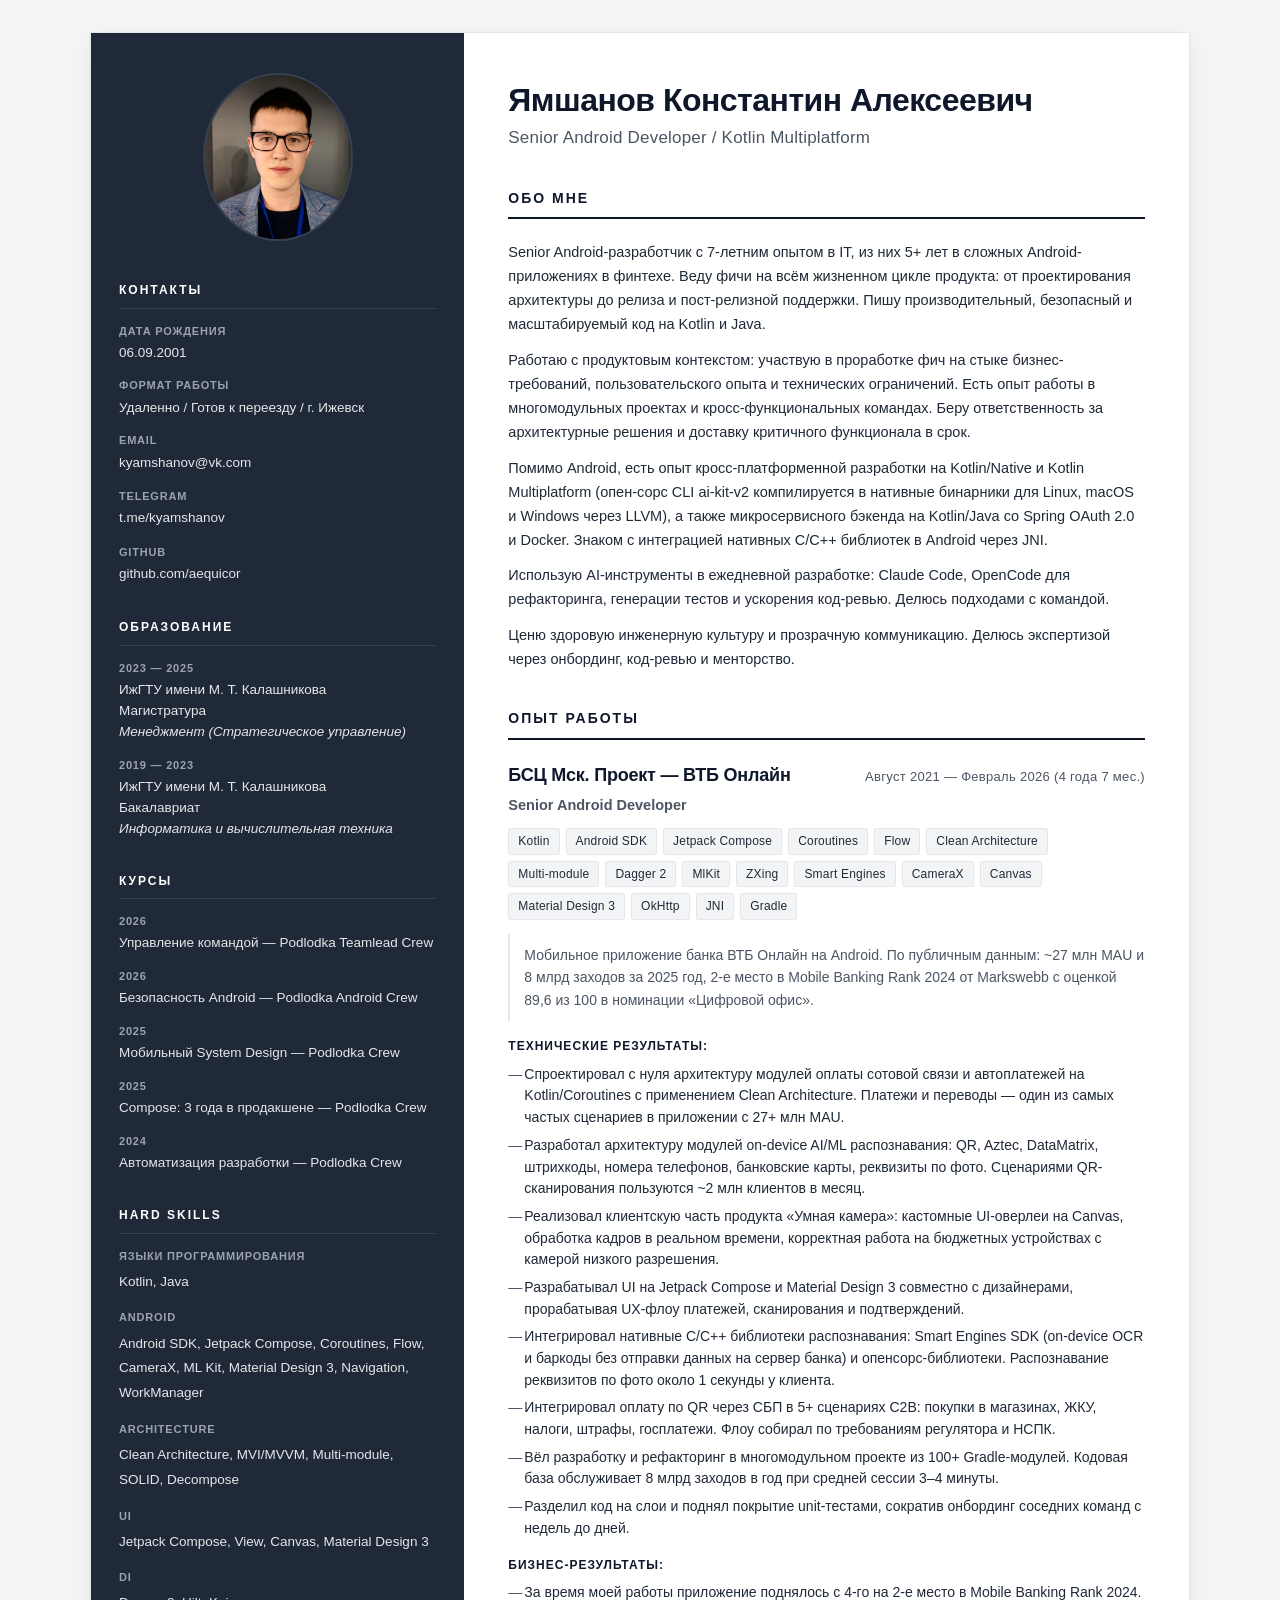
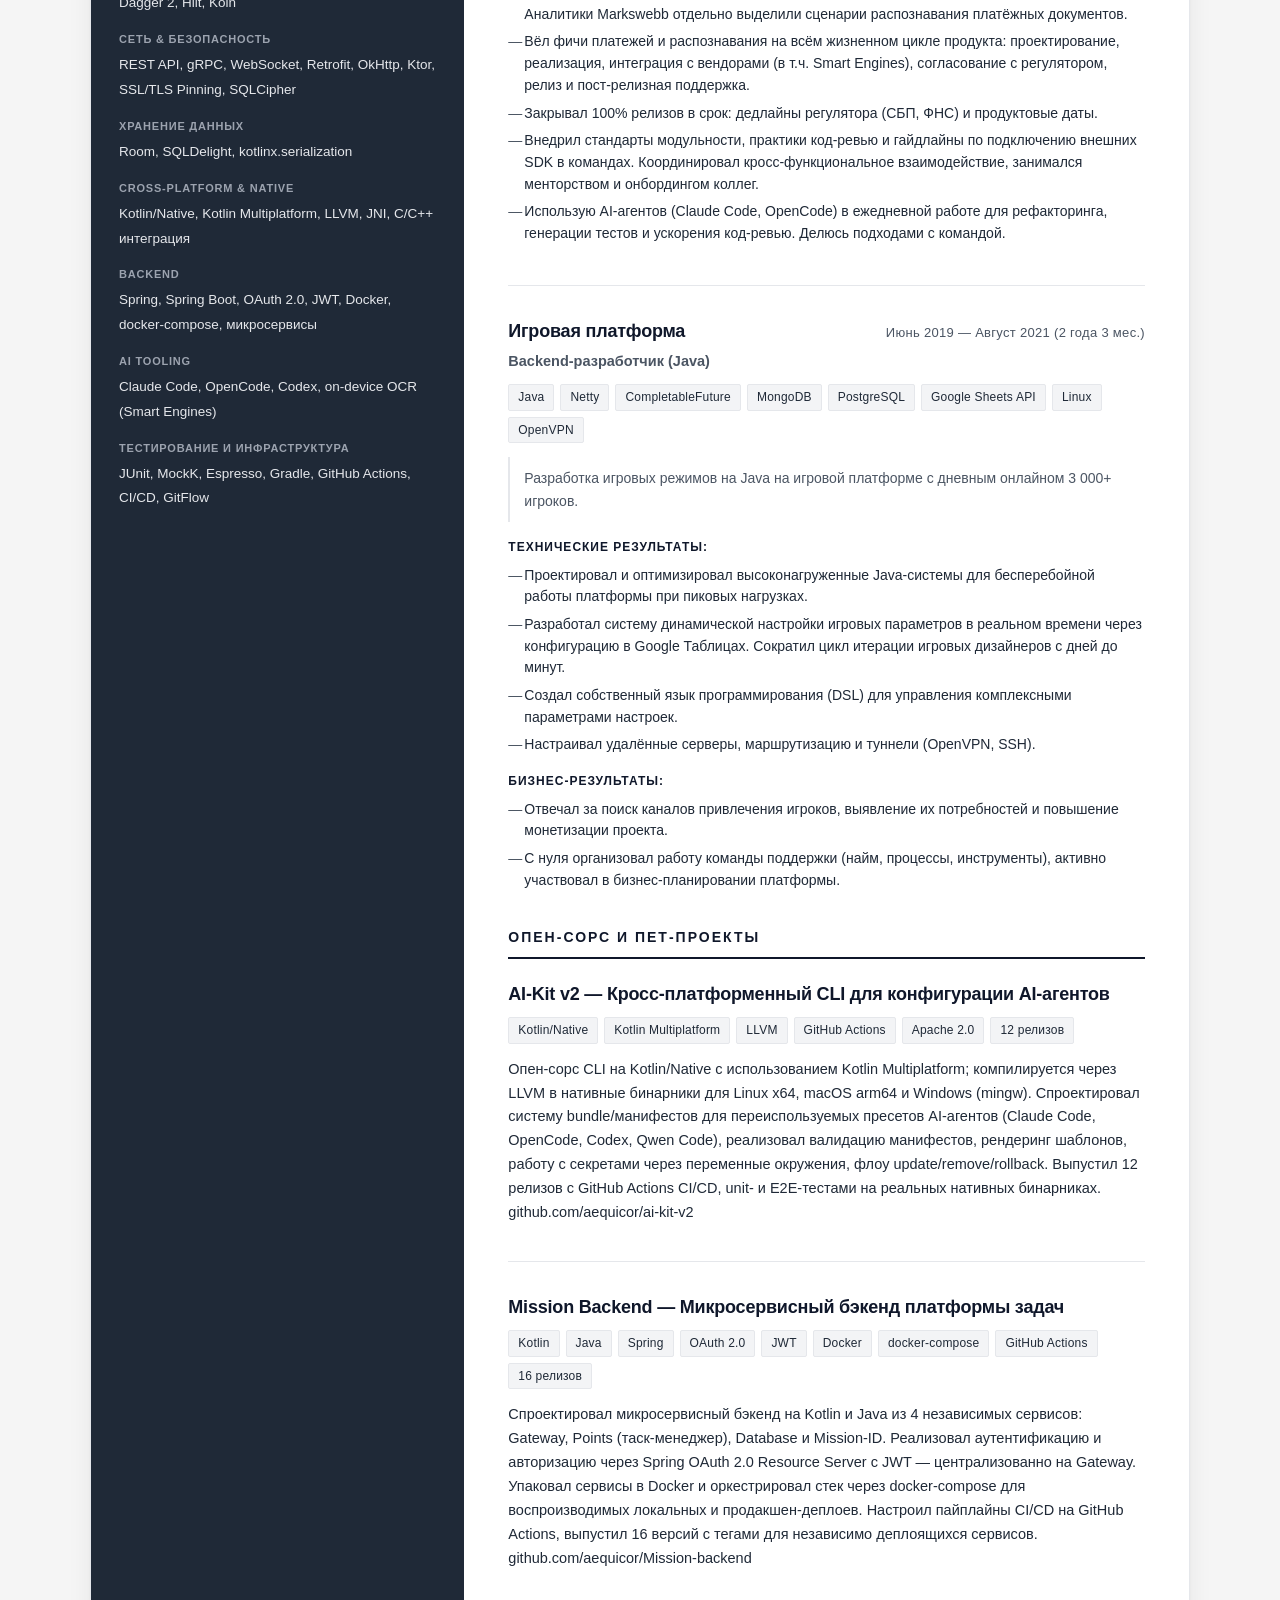
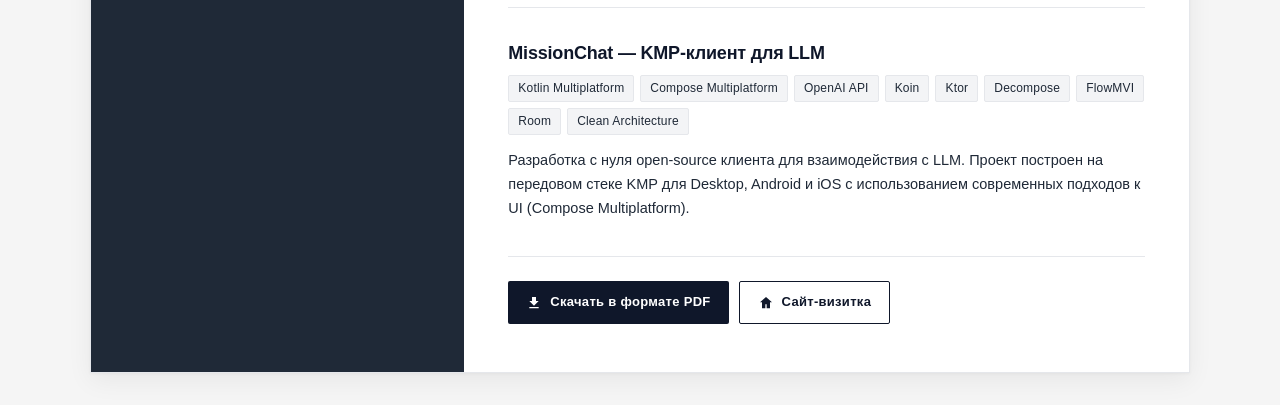
<file: cv/index.html>
<!DOCTYPE html>
<html lang="ru">
<head>
    <meta charset="UTF-8">
    <meta name="viewport" content="width=device-width, initial-scale=1.0">
    <title>Резюме | Ямшанов Константин | Senior Android Developer</title>
    <link rel="icon" type="image/png" href="/img/favicon.png">
    <style>
        :root {
            --sidebar-bg: #1f2937;
            --sidebar-text: #e5e7eb;
            --sidebar-muted: #9ca3af;
            --sidebar-divider: #374151;
            --main-bg: #ffffff;
            --main-text: #1f2937;
            --muted-text: #4b5563;
            --heading-color: #0f172a;
            --accent: #1e3a8a;
            --accent-soft: #f3f4f6;
            --line-color: #e5e7eb;
            --page-bg: #f5f5f5;
        }

        * { box-sizing: border-box; }

        html, body { margin: 0; padding: 0; }

        body {
            font-family: 'Inter', 'Segoe UI', -apple-system, BlinkMacSystemFont, Roboto, Helvetica, Arial, sans-serif;
            background-color: var(--page-bg);
            line-height: 1.55;
            color: var(--main-text);
            -webkit-font-smoothing: antialiased;
            -moz-osx-font-smoothing: grayscale;
        }

        .resume-wrapper {
            max-width: 1100px;
            margin: 32px auto;
            display: flex;
            background: var(--main-bg);
            box-shadow: 0 1px 3px rgba(0,0,0,0.04), 0 8px 24px rgba(0,0,0,0.06);
            border: 1px solid var(--line-color);
        }

        /* --- SIDEBAR --- */
        .sidebar {
            width: 34%;
            min-width: 0;
            background-color: var(--sidebar-bg);
            color: var(--sidebar-text);
            padding: 40px 28px;
        }

        .photo-container {
            text-align: center;
            margin-bottom: 28px;
        }

        .photo {
            width: 150px;
            height: auto;
            aspect-ratio: 1142 / 1280;
            border-radius: 50%;
            object-fit: contain;
            object-position: center;
            border: 2px solid var(--sidebar-divider);
            display: inline-block;
            background: var(--sidebar-bg);
        }

        .sidebar h3 {
            font-size: 12px;
            text-transform: uppercase;
            letter-spacing: 2px;
            border-bottom: 1px solid var(--sidebar-divider);
            padding-bottom: 8px;
            margin: 32px 0 14px;
            color: #ffffff;
            font-weight: 600;
        }

        .contact-list {
            list-style: none;
            padding: 0;
            margin: 0;
        }

        .contact-list li {
            font-size: 13.5px;
            margin-bottom: 14px;
            display: flex;
            flex-direction: column;
            word-break: break-word;
        }

        .contact-list strong {
            color: var(--sidebar-muted);
            font-size: 11px;
            text-transform: uppercase;
            letter-spacing: 0.8px;
            margin-bottom: 3px;
            font-weight: 600;
        }

        .contact-list a {
            color: var(--sidebar-text);
            text-decoration: none;
            border-bottom: 1px solid transparent;
            transition: border-color 0.15s;
        }

        .contact-list a:hover {
            border-bottom-color: var(--sidebar-text);
        }

        .skill-group {
            margin-bottom: 16px;
        }

        .skill-category {
            font-size: 11px;
            text-transform: uppercase;
            color: var(--sidebar-muted);
            font-weight: 600;
            display: block;
            margin-bottom: 4px;
            letter-spacing: 0.8px;
        }

        .skill-items {
            font-size: 13.5px;
            line-height: 1.5;
            color: var(--sidebar-text);
        }

        /* --- MAIN CONTENT --- */
        .main-content {
            width: 66%;
            min-width: 0;
            padding: 48px 44px;
        }

        .header h1 {
            font-size: 32px;
            margin: 0;
            color: var(--heading-color);
            letter-spacing: -0.5px;
            line-height: 1.2;
            font-weight: 700;
        }

        .header h2 {
            font-size: 17px;
            color: var(--muted-text);
            font-weight: 500;
            margin: 6px 0 28px;
            letter-spacing: 0.2px;
        }

        .section-title {
            font-size: 14px;
            color: var(--heading-color);
            text-transform: uppercase;
            letter-spacing: 2px;
            padding: 0 0 8px;
            margin-bottom: 22px;
            margin-top: 36px;
            font-weight: 700;
            border-bottom: 2px solid var(--heading-color);
        }

        .summary {
            font-size: 14.5px;
            color: var(--main-text);
            margin: 0 0 12px;
            line-height: 1.65;
        }

        .item {
            margin-bottom: 32px;
            padding-bottom: 24px;
            border-bottom: 1px solid var(--line-color);
        }

        .item:last-child {
            border-bottom: none;
            margin-bottom: 0;
            padding-bottom: 0;
        }

        .item-header {
            display: flex;
            justify-content: space-between;
            align-items: baseline;
            gap: 12px;
            margin-bottom: 4px;
            flex-wrap: wrap;
        }

        .item-title {
            font-size: 18px;
            font-weight: 700;
            color: var(--heading-color);
            letter-spacing: -0.2px;
        }

        .item-date {
            font-size: 13px;
            color: var(--muted-text);
            font-weight: 500;
            white-space: nowrap;
            letter-spacing: 0.3px;
        }

        .item-role {
            font-size: 14.5px;
            font-weight: 600;
            color: var(--muted-text);
            margin-bottom: 12px;
            display: block;
        }

        .item-description {
            font-size: 14px;
            color: var(--muted-text);
            margin-bottom: 14px;
            line-height: 1.6;
            padding: 10px 0 10px 14px;
            border-left: 2px solid var(--line-color);
        }

        .subsection-title {
            font-size: 12px;
            font-weight: 700;
            color: var(--heading-color);
            margin-top: 16px;
            margin-bottom: 8px;
            text-transform: uppercase;
            letter-spacing: 1px;
        }

        .item ul {
            padding-left: 0;
            margin: 0 0 16px;
            list-style: none;
        }

        .item ul li {
            font-size: 14px;
            margin-bottom: 6px;
            color: var(--main-text);
            position: relative;
            padding-left: 16px;
            line-height: 1.55;
        }

        .item ul li::before {
            content: '—';
            position: absolute;
            left: 0;
            color: var(--muted-text);
        }

        .tag-container {
            margin: 8px 0 14px;
            display: flex;
            flex-wrap: wrap;
            gap: 6px;
        }

        .tag {
            display: inline-block;
            background: var(--accent-soft);
            padding: 3px 9px;
            border-radius: 2px;
            font-size: 12px;
            color: var(--main-text);
            font-weight: 500;
            border: 1px solid var(--line-color);
            letter-spacing: 0.2px;
        }

        .downloads-section {
            margin-top: 36px;
            border-top: 1px solid var(--line-color);
            padding-top: 24px;
            display: flex;
            flex-wrap: wrap;
            gap: 10px;
        }

        .btn-download {
            display: inline-flex;
            align-items: center;
            justify-content: center;
            background-color: var(--heading-color);
            color: #ffffff;
            padding: 10px 18px;
            border-radius: 2px;
            font-size: 13px;
            font-weight: 600;
            text-decoration: none;
            letter-spacing: 0.3px;
            transition: background-color 0.15s;
        }

        .btn-download:hover {
            background-color: #000000;
        }

        .btn-download svg {
            margin-right: 8px;
            width: 16px;
            height: 16px;
            fill: currentColor;
        }

        .btn-secondary {
            background-color: transparent;
            color: var(--heading-color);
            border: 1px solid var(--heading-color);
        }

        .btn-secondary:hover {
            background-color: var(--heading-color);
            color: #ffffff;
        }

        /* --- RESPONSIVE --- */

        /* Tablet */
        @media (max-width: 960px) {
            .resume-wrapper {
                margin: 20px;
                flex-direction: column;
            }

            .sidebar,
            .main-content {
                width: 100%;
            }

            .sidebar {
                padding: 32px 32px 28px;
            }

            .photo {
                width: 120px;
            }

            .main-content {
                padding: 36px 32px;
            }

            .header h1 {
                font-size: 28px;
            }

            .section-title {
                margin-top: 28px;
            }
        }

        /* Mobile */
        @media (max-width: 600px) {
            .resume-wrapper {
                margin: 0;
                border: none;
                box-shadow: none;
            }

            .sidebar {
                padding: 28px 20px 24px;
            }

            .sidebar h3 {
                margin-top: 24px;
            }

            .main-content {
                padding: 28px 20px;
            }

            .header h1 {
                font-size: 24px;
            }

            .header h2 {
                font-size: 15px;
                margin-bottom: 20px;
            }

            .item-header {
                flex-direction: column;
                align-items: flex-start;
                gap: 2px;
            }

            .item-title {
                font-size: 17px;
            }

            .item-date {
                font-size: 12.5px;
            }

            .summary,
            .item ul li {
                font-size: 14px;
            }

            .btn-download {
                width: 100%;
            }
        }

@media print {
    * {
        -webkit-print-color-adjust: exact !important;
        print-color-adjust: exact !important;
    }

    body {
        background: white;
        margin: 0;
        padding: 0;
    }

    .resume-wrapper {
        box-shadow: none;
        margin: 0;
        width: 100%;
        max-width: 100%;
        border-radius: 0;
    }

    .sidebar {
        background-color: var(--sidebar-bg) !important;
        color: white !important;
    }

    .section-title {
        background-color: var(--accent-light) !important;
        border-left: 4px solid var(--accent-blue) !important;
        border-bottom: none !important;
        padding-left: 15px !important;
    }

    .tag {
        background-color: var(--accent-light) !important;
        border: 1px solid #bfdbfe !important;
    }

    .item-date {
        background-color: var(--accent-light) !important;
        border: 1px solid #bfdbfe !important;
    }

    .item-description {
        background-color: #f8fafc !important;
    }

    .downloads-section {
        display: none !important;
    }
}
    </style>
</head>
<body>

<div class="resume-wrapper">
    <aside class="sidebar">
        <div class="photo-container">
            <img src="photo_of_me.jpg" alt="Ямшанов Константин" class="photo">
        </div>

        <h3>Контакты</h3>
        <ul class="contact-list">
            <li><strong>Дата рождения</strong>06.09.2001</li>
            <li><strong>Формат работы</strong>Удаленно / Готов к переезду / г. Ижевск</li>
            <li><strong>Email</strong><a href="mailto:kyamshanov@vk.com">kyamshanov@vk.com</a></li>
            <li><strong>Telegram</strong><a href="https://t.me/kyamshanov">t.me/kyamshanov</a></li>
            <li><strong>GitHub</strong><a href="http://github.com/aequicor">github.com/aequicor</a></li>
        </ul>

        <h3>Образование</h3>
        <ul class="contact-list">
            <li>
                <strong>2023 — 2025</strong>
                ИжГТУ имени М. Т. Калашникова<br>
                Магистратура<br>
                <em>Менеджмент (Стратегическое управление)</em>
            </li>
            <li>
                <strong>2019 — 2023</strong>
                ИжГТУ имени М. Т. Калашникова<br>
                Бакалавриат<br>
                <em>Информатика и вычислительная техника</em>
            </li>
        </ul>

        <h3>Курсы</h3>
        <ul class="contact-list">
            <li><strong>2026</strong>Управление командой — Podlodka Teamlead Crew</li>
            <li><strong>2026</strong>Безопасность Android — Podlodka Android Crew</li>
            <li><strong>2025</strong>Мобильный System Design — Podlodka Crew</li>
            <li><strong>2025</strong>Compose: 3 года в продакшене — Podlodka Crew</li>
            <li><strong>2024</strong>Автоматизация разработки — Podlodka Crew</li>
        </ul>

        <h3>Hard Skills</h3>
        <div>
            <div class="skill-group">
                <span class="skill-category">Языки программирования</span>
                <span class="skill-items">Kotlin, Java</span>
            </div>
            <div class="skill-group">
                <span class="skill-category">Android</span>
                <span class="skill-items">Android SDK, Jetpack Compose, Coroutines, Flow, CameraX, ML Kit, Material Design 3, Navigation, WorkManager</span>
            </div>
            <div class="skill-group">
                <span class="skill-category">Architecture</span>
                <span class="skill-items">Clean Architecture, MVI/MVVM, Multi-module, SOLID, Decompose</span>
            </div>
            <div class="skill-group">
                <span class="skill-category">UI</span>
                <span class="skill-items">Jetpack Compose, View, Canvas, Material Design 3</span>
            </div>
            <div class="skill-group">
                <span class="skill-category">DI</span>
                <span class="skill-items">Dagger 2, Hilt, Koin</span>
            </div>
            <div class="skill-group">
                <span class="skill-category">Сеть &amp; Безопасность</span>
                <span class="skill-items">REST API, gRPC, WebSocket, Retrofit, OkHttp, Ktor, SSL/TLS Pinning, SQLCipher</span>
            </div>
            <div class="skill-group">
                <span class="skill-category">Хранение данных</span>
                <span class="skill-items">Room, SQLDelight, kotlinx.serialization</span>
            </div>
            <div class="skill-group">
                <span class="skill-category">Cross-Platform &amp; Native</span>
                <span class="skill-items">Kotlin/Native, Kotlin Multiplatform, LLVM, JNI, C/C++ интеграция</span>
            </div>
            <div class="skill-group">
                <span class="skill-category">Backend</span>
                <span class="skill-items">Spring, Spring Boot, OAuth 2.0, JWT, Docker, docker-compose, микросервисы</span>
            </div>
            <div class="skill-group">
                <span class="skill-category">AI Tooling</span>
                <span class="skill-items">Claude Code, OpenCode, Codex, on-device OCR (Smart Engines)</span>
            </div>
            <div class="skill-group">
                <span class="skill-category">Тестирование и Инфраструктура</span>
                <span class="skill-items">JUnit, MockK, Espresso, Gradle, GitHub Actions, CI/CD, GitFlow</span>
            </div>
        </div>

    </aside>

    <main class="main-content">
        <div class="header">
            <h1>Ямшанов Константин Алексеевич</h1>
            <h2>Senior Android Developer / Kotlin Multiplatform</h2>
        </div>

        <div class="section-title">Обо мне</div>
        <div>
            <p class="summary">Senior Android-разработчик с 7-летним опытом в IT, из них 5+ лет в сложных Android-приложениях в финтехе. Веду фичи на всём жизненном цикле продукта: от проектирования архитектуры до релиза и пост-релизной поддержки. Пишу производительный, безопасный и масштабируемый код на Kotlin и Java.</p>
            <p class="summary">Работаю с продуктовым контекстом: участвую в проработке фич на стыке бизнес-требований, пользовательского опыта и технических ограничений. Есть опыт работы в многомодульных проектах и кросс-функциональных командах. Беру ответственность за архитектурные решения и доставку критичного функционала в срок.</p>
            <p class="summary">Помимо Android, есть опыт кросс-платформенной разработки на Kotlin/Native и Kotlin Multiplatform (опен-сорс CLI ai-kit-v2 компилируется в нативные бинарники для Linux, macOS и Windows через LLVM), а также микросервисного бэкенда на Kotlin/Java со Spring OAuth 2.0 и Docker. Знаком с интеграцией нативных C/C++ библиотек в Android через JNI.</p>
            <p class="summary">Использую AI-инструменты в ежедневной разработке: Claude Code, OpenCode для рефакторинга, генерации тестов и ускорения код-ревью. Делюсь подходами с командой.</p>
            <p class="summary">Ценю здоровую инженерную культуру и прозрачную коммуникацию. Делюсь экспертизой через онбординг, код-ревью и менторство.</p>
        </div>

        <div class="section-title">Опыт работы</div>
        <div>
            <div class="item">
                <div class="item-header">
                    <span class="item-title">БСЦ Мск. Проект — ВТБ Онлайн</span>
                    <span class="item-date">Август 2021 — Февраль 2026 (4 года 7 мес.)</span>
                </div>
                <span class="item-role">Senior Android Developer</span>
                <div class="tag-container">
                    <span class="tag">Kotlin</span>
                    <span class="tag">Android SDK</span>
                    <span class="tag">Jetpack Compose</span>
                    <span class="tag">Coroutines</span>
                    <span class="tag">Flow</span>
                    <span class="tag">Clean Architecture</span>
                    <span class="tag">Multi-module</span>
                    <span class="tag">Dagger 2</span>
                    <span class="tag">MlKit</span>
                    <span class="tag">ZXing</span>
                    <span class="tag">Smart Engines</span>
                    <span class="tag">CameraX</span>
                    <span class="tag">Canvas</span>
                    <span class="tag">Material Design 3</span>
                    <span class="tag">OkHttp</span>
                    <span class="tag">JNI</span>
                    <span class="tag">Gradle</span>
                </div>
                <div class="item-description">Мобильное приложение банка ВТБ Онлайн на Android. По публичным данным: ~27 млн MAU и 8 млрд заходов за 2025 год, 2-е место в Mobile Banking Rank 2024 от Markswebb с оценкой 89,6 из 100 в номинации «Цифровой офис».</div>

                <div class="subsection-title">Технические результаты:</div>
                <ul>
                    <li>Спроектировал с нуля архитектуру модулей оплаты сотовой связи и автоплатежей на Kotlin/Coroutines с применением Clean Architecture. Платежи и переводы — один из самых частых сценариев в приложении с 27+ млн MAU.</li>
                    <li>Разработал архитектуру модулей on-device AI/ML распознавания: QR, Aztec, DataMatrix, штрихкоды, номера телефонов, банковские карты, реквизиты по фото. Сценариями QR-сканирования пользуются ~2 млн клиентов в месяц.</li>
                    <li>Реализовал клиентскую часть продукта «Умная камера»: кастомные UI-оверлеи на Canvas, обработка кадров в реальном времени, корректная работа на бюджетных устройствах с камерой низкого разрешения.</li>
                    <li>Разрабатывал UI на Jetpack Compose и Material Design 3 совместно с дизайнерами, прорабатывая UX-флоу платежей, сканирования и подтверждений.</li>
                    <li>Интегрировал нативные C/C++ библиотеки распознавания: Smart Engines SDK (on-device OCR и баркоды без отправки данных на сервер банка) и опенсорс-библиотеки. Распознавание реквизитов по фото около 1 секунды у клиента.</li>
                    <li>Интегрировал оплату по QR через СБП в 5+ сценариях C2B: покупки в магазинах, ЖКУ, налоги, штрафы, госплатежи. Флоу собирал по требованиям регулятора и НСПК.</li>
                    <li>Вёл разработку и рефакторинг в многомодульном проекте из 100+ Gradle-модулей. Кодовая база обслуживает 8 млрд заходов в год при средней сессии 3–4 минуты.</li>
                    <li>Разделил код на слои и поднял покрытие unit-тестами, сократив онбординг соседних команд с недель до дней.</li>
                </ul>

                <div class="subsection-title">Бизнес-результаты:</div>
                <ul>
                    <li>За время моей работы приложение поднялось с 4-го на 2-е место в Mobile Banking Rank 2024. Аналитики Markswebb отдельно выделили сценарии распознавания платёжных документов.</li>
                    <li>Вёл фичи платежей и распознавания на всём жизненном цикле продукта: проектирование, реализация, интеграция с вендорами (в т.ч. Smart Engines), согласование с регулятором, релиз и пост-релизная поддержка.</li>
                    <li>Закрывал 100% релизов в срок: дедлайны регулятора (СБП, ФНС) и продуктовые даты.</li>
                    <li>Внедрил стандарты модульности, практики код-ревью и гайдлайны по подключению внешних SDK в командах. Координировал кросс-функциональное взаимодействие, занимался менторством и онбордингом коллег.</li>
                    <li>Использую AI-агентов (Claude Code, OpenCode) в ежедневной работе для рефакторинга, генерации тестов и ускорения код-ревью. Делюсь подходами с командой.</li>
                </ul>
            </div>

            <div class="item">
                <div class="item-header">
                    <span class="item-title">Игровая платформа</span>
                    <span class="item-date">Июнь 2019 — Август 2021 (2 года 3 мес.)</span>
                </div>
                <span class="item-role">Backend-разработчик (Java)</span>
                <div class="tag-container">
                    <span class="tag">Java</span>
                    <span class="tag">Netty</span>
                    <span class="tag">CompletableFuture</span>
                    <span class="tag">MongoDB</span>
                    <span class="tag">PostgreSQL</span>
                    <span class="tag">Google Sheets API</span>
                    <span class="tag">Linux</span>
                    <span class="tag">OpenVPN</span>
                </div>
                <div class="item-description">Разработка игровых режимов на Java на игровой платформе с дневным онлайном 3 000+ игроков.</div>

                <div class="subsection-title">Технические результаты:</div>
                <ul>
                    <li>Проектировал и оптимизировал высоконагруженные Java-системы для бесперебойной работы платформы при пиковых нагрузках.</li>
                    <li>Разработал систему динамической настройки игровых параметров в реальном времени через конфигурацию в Google Таблицах. Сократил цикл итерации игровых дизайнеров с дней до минут.</li>
                    <li>Создал собственный язык программирования (DSL) для управления комплексными параметрами настроек.</li>
                    <li>Настраивал удалённые серверы, маршрутизацию и туннели (OpenVPN, SSH).</li>
                </ul>

                <div class="subsection-title">Бизнес-результаты:</div>
                <ul>
                    <li>Отвечал за поиск каналов привлечения игроков, выявление их потребностей и повышение монетизации проекта.</li>
                    <li>С нуля организовал работу команды поддержки (найм, процессы, инструменты), активно участвовал в бизнес-планировании платформы.</li>
                </ul>
            </div>
        </div>

        <div class="section-title">Опен-сорс и пет-проекты</div>
        <div>
            <div class="item">
                <div class="item-title" style="margin-bottom: 8px;">AI-Kit v2 — Кросс-платформенный CLI для конфигурации AI-агентов</div>
                <div class="tag-container">
                    <span class="tag">Kotlin/Native</span>
                    <span class="tag">Kotlin Multiplatform</span>
                    <span class="tag">LLVM</span>
                    <span class="tag">GitHub Actions</span>
                    <span class="tag">Apache 2.0</span>
                    <span class="tag">12 релизов</span>
                </div>
                <p class="summary">Опен-сорс CLI на Kotlin/Native с использованием Kotlin Multiplatform; компилируется через LLVM в нативные бинарники для Linux x64, macOS arm64 и Windows (mingw). Спроектировал систему bundle/манифестов для переиспользуемых пресетов AI-агентов (Claude Code, OpenCode, Codex, Qwen Code), реализовал валидацию манифестов, рендеринг шаблонов, работу с секретами через переменные окружения, флоу update/remove/rollback. Выпустил 12 релизов с GitHub Actions CI/CD, unit- и E2E-тестами на реальных нативных бинарниках. github.com/aequicor/ai-kit-v2</p>
            </div>

            <div class="item">
                <div class="item-title" style="margin-bottom: 8px;">Mission Backend — Микросервисный бэкенд платформы задач</div>
                <div class="tag-container">
                    <span class="tag">Kotlin</span>
                    <span class="tag">Java</span>
                    <span class="tag">Spring</span>
                    <span class="tag">OAuth 2.0</span>
                    <span class="tag">JWT</span>
                    <span class="tag">Docker</span>
                    <span class="tag">docker-compose</span>
                    <span class="tag">GitHub Actions</span>
                    <span class="tag">16 релизов</span>
                </div>
                <p class="summary">Спроектировал микросервисный бэкенд на Kotlin и Java из 4 независимых сервисов: Gateway, Points (таск-менеджер), Database и Mission-ID. Реализовал аутентификацию и авторизацию через Spring OAuth 2.0 Resource Server с JWT — централизованно на Gateway. Упаковал сервисы в Docker и оркестрировал стек через docker-compose для воспроизводимых локальных и продакшен-деплоев. Настроил пайплайны CI/CD на GitHub Actions, выпустил 16 версий с тегами для независимо деплоящихся сервисов. github.com/aequicor/Mission-backend</p>
            </div>

            <div class="item">
                <div class="item-title" style="margin-bottom: 8px;">MissionChat — KMP-клиент для LLM</div>
                <div class="tag-container">
                    <span class="tag">Kotlin Multiplatform</span>
                    <span class="tag">Compose Multiplatform</span>
                    <span class="tag">OpenAI API</span>
                    <span class="tag">Koin</span>
                    <span class="tag">Ktor</span>
                    <span class="tag">Decompose</span>
                    <span class="tag">FlowMVI</span>
                    <span class="tag">Room</span>
                    <span class="tag">Clean Architecture</span>
                </div>
                <p class="summary">Разработка с нуля open-source клиента для взаимодействия с LLM. Проект построен на передовом стеке KMP для Desktop, Android и iOS с использованием современных подходов к UI (Compose Multiplatform).</p>
            </div>
        </div>

        <div class="downloads-section">
            <a href="Резюме_Константин_Ямшанов.pdf" class="btn-download">
                <svg xmlns="http://www.w3.org/2000/svg" viewBox="0 0 24 24">
                    <path d="M19 9h-4V3H9v6H5l7 7 7-7zM5 18v2h14v-2H5z"/>
                </svg>
                Скачать в формате PDF
            </a>
            <a href="/" class="btn-download btn-secondary">
                <svg xmlns="http://www.w3.org/2000/svg" viewBox="0 0 24 24">
                    <path d="M12 3l-9 8h3v9h5v-6h2v6h5v-9h3z"/>
                </svg>
                Сайт-визитка
            </a>
        </div>
    </main>
</div>

</body>
</html>
</file>
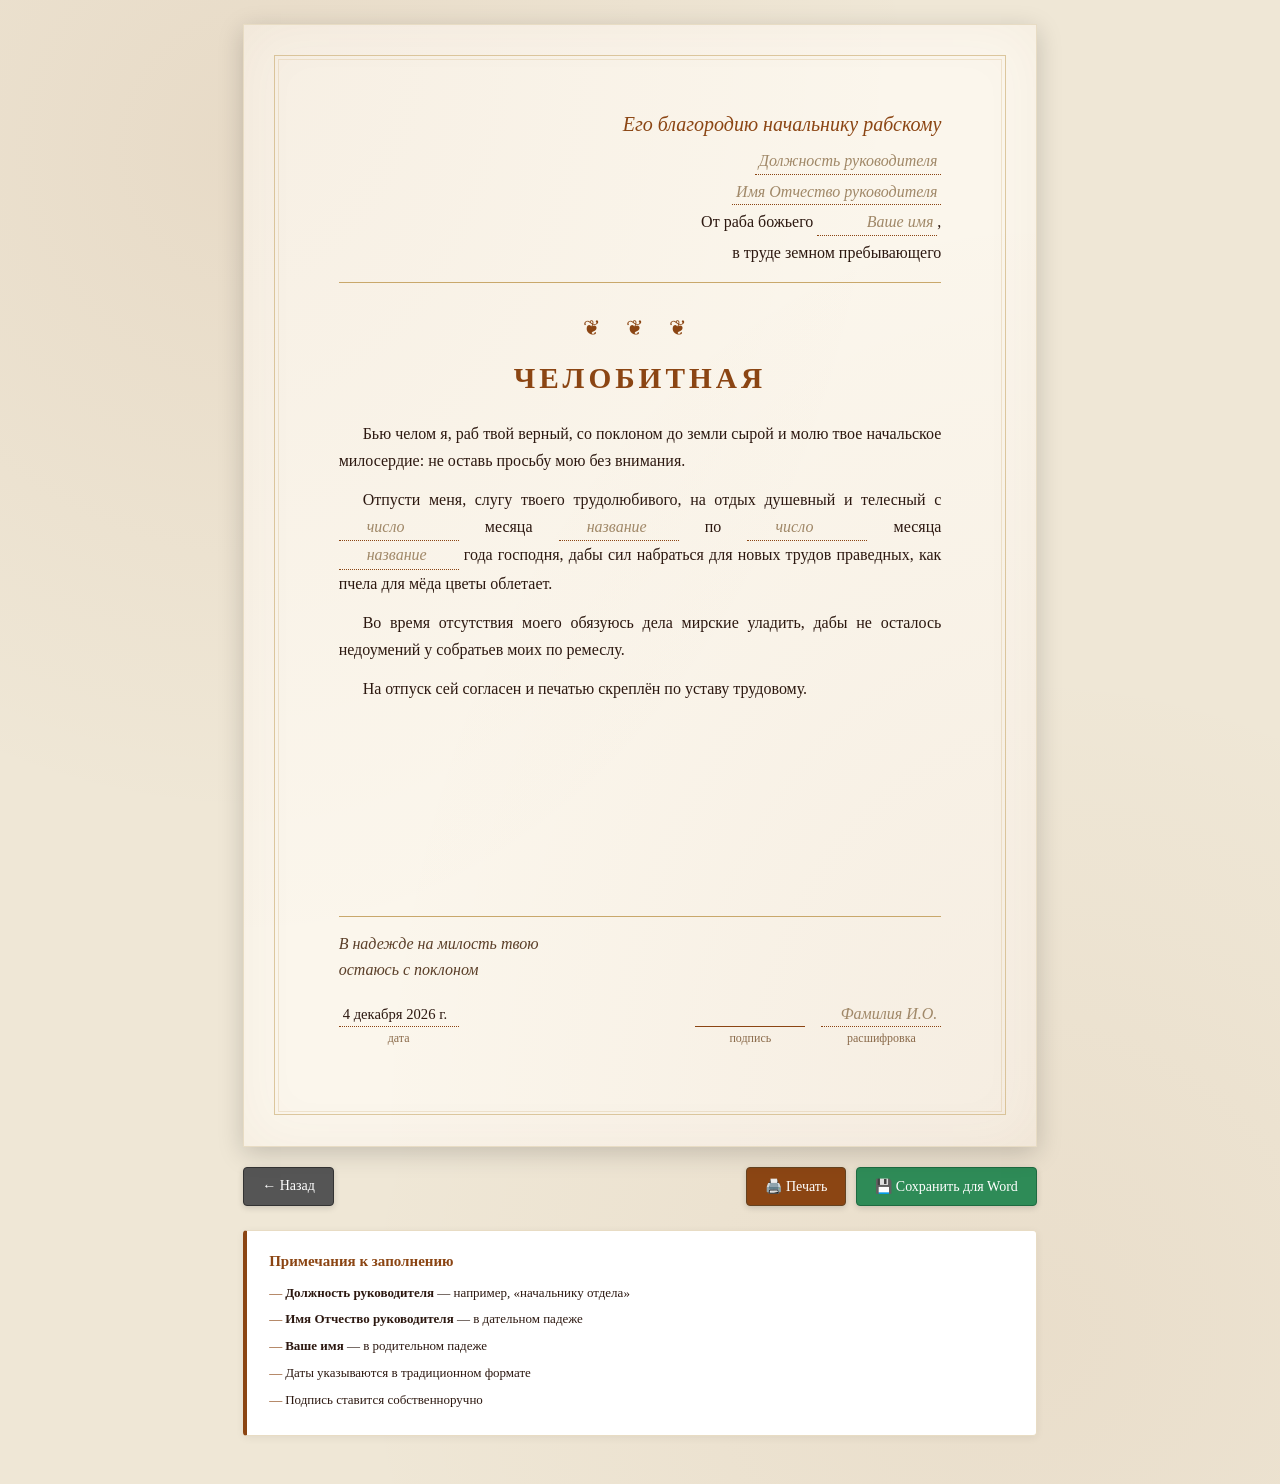
<file: vacation/index.html>
<!DOCTYPE html>
<html lang="ru">
<head>
    <meta charset="UTF-8">
    <meta name="viewport" content="width=device-width, initial-scale=1.0">
    <title>Челобитная на отпуск</title>
    <style>
        :root {
            --ink: #2c1810;
            --accent: #8B4513;
            --accent-dark: #654321;
            --parchment: #fbf6ec;
            --parchment-edge: #e8dcc4;
            --rule: #c9a86b;
            --bg: #efe7d6;
        }

        * { margin: 0; padding: 0; box-sizing: border-box; }

        html, body { width: 100%; }

        body {
            font-family: 'Times New Roman', 'Georgia', serif;
            background:
                radial-gradient(circle at 20% 10%, rgba(139,69,19,0.08), transparent 40%),
                radial-gradient(circle at 80% 90%, rgba(139,69,19,0.06), transparent 40%),
                var(--bg);
            color: var(--ink);
            line-height: 1.6;
            min-height: 100vh;
            padding: 24px 16px 48px;
        }

        /* ===== Top toolbar ===== */
        .toolbar {
            max-width: 210mm;
            margin: 20px auto 0;
            display: flex;
            gap: 10px;
            justify-content: flex-end;
            flex-wrap: wrap;
        }
        .control-button {
            background: var(--accent);
            color: #fff;
            border: 1px solid var(--accent-dark);
            padding: 10px 18px;
            border-radius: 4px;
            font-family: inherit;
            font-size: 14px;
            cursor: pointer;
            box-shadow: 0 2px 6px rgba(0,0,0,0.15);
            transition: background .2s, transform .05s;
            display: inline-flex;
            align-items: center;
            gap: 6px;
        }
        .control-button:hover { background: var(--accent-dark); }
        .control-button:active { transform: translateY(1px); }
        .control-button.save-button { background: #2E8B57; border-color: #1e6b41; }
        .control-button.save-button:hover { background: #228B22; }

        /* ===== A4 sheet ===== */
        .a4-container {
            width: 210mm;
            min-height: 297mm;
            margin: 0 auto;
            background: var(--parchment);
            background-image:
                radial-gradient(ellipse at top left, rgba(139,69,19,0.04), transparent 60%),
                radial-gradient(ellipse at bottom right, rgba(139,69,19,0.05), transparent 60%);
            box-shadow: 0 6px 24px rgba(0,0,0,0.18), inset 0 0 60px rgba(139,69,19,0.05);
            padding: 22mm 25mm;
            position: relative;
            display: flex;
            flex-direction: column;
            border: 1px solid var(--parchment-edge);
        }
        /* decorative inner border */
        .a4-container::before {
            content: "";
            position: absolute;
            inset: 8mm;
            border: 1px solid var(--rule);
            pointer-events: none;
            opacity: .6;
        }
        .a4-container::after {
            content: "";
            position: absolute;
            inset: 9mm;
            border: 1px solid var(--rule);
            pointer-events: none;
            opacity: .25;
        }

        .header {
            text-align: right;
            margin-bottom: 18px;
            padding-bottom: 12px;
            border-bottom: 1px solid var(--rule);
        }
        .header h2 {
            font-size: 15pt;
            color: var(--accent);
            margin-bottom: 8px;
            font-weight: normal;
            font-style: italic;
        }
        .header p { font-size: 12pt; margin-bottom: 4px; }

        .decoration {
            text-align: center;
            margin: 10px 0 6px;
            color: var(--accent);
            font-size: 16pt;
            letter-spacing: 10px;
        }

        .title {
            text-align: center;
            font-size: 22pt;
            margin: 4px 0 18px;
            color: var(--accent);
            text-transform: uppercase;
            font-weight: bold;
            letter-spacing: 4px;
            font-variant: small-caps;
        }

        .content { font-size: 12pt; text-align: justify; flex: 1; }
        .content p { margin-bottom: 12px; text-indent: 1.5em; line-height: 1.7; }

        .form-field {
            display: inline-block;
            min-width: 120px;
            border-bottom: 1px dotted var(--accent);
            padding: 0 4px;
            background: transparent;
            transition: background .2s;
        }
        .form-field:focus {
            background: rgba(139, 69, 19, 0.08);
            border-bottom: 1px solid var(--accent);
            outline: none;
        }
        .form-field:empty::before {
            content: attr(data-placeholder);
            color: #a08868;
            font-style: italic;
        }

        .signature-block {
            margin-top: 24px;
            padding-top: 14px;
            border-top: 1px solid var(--rule);
        }
        .signature-block .closing-phrase {
            margin-bottom: 18px;
            font-style: italic;
            color: #5a3e28;
        }
        .signature-row {
            display: flex;
            justify-content: space-between;
            align-items: flex-end;
            gap: 16px;
            flex-wrap: wrap;
        }
        .sig-date {
            flex: 0 1 auto;
            font-size: 11pt;
        }
        .sig-sign {
            flex: 0 1 auto;
            text-align: right;
        }
        .sig-sign-line-row {
            display: flex;
            align-items: flex-end;
            gap: 16px;
            justify-content: flex-end;
        }
        .sig-field-col {
            display: flex;
            flex-direction: column;
            align-items: center;
        }
        .sig-label {
            display: block;
            font-size: 9pt;
            color: #8a6a4a;
            text-align: center;
            margin-top: 2px;
        }
        .sig-label-row {
            display: flex;
            gap: 8px;
            justify-content: flex-end;
        }
        .sig-label-row span {
            font-size: 9pt;
            color: #8a6a4a;
            text-align: center;
        }
        .signature-line {
            display: inline-block;
            width: 110px;
            border-bottom: 1px solid var(--accent);
        }
        .signature-name-line {
            display: inline-block;
            min-width: 140px;
            border-bottom: 1px dotted var(--accent);
            padding: 0 4px;
        }

        .footer {
            text-align: center;
            margin-top: 14px;
            font-style: italic;
            color: #8a6a4a;
            font-size: 10pt;
        }

        /* ===== Notes — outside the sheet ===== */
        .notes {
            max-width: 210mm;
            margin: 24px auto 0;
            padding: 18px 22px;
            background: #fff;
            border: 1px solid var(--parchment-edge);
            border-left: 4px solid var(--accent);
            border-radius: 4px;
            font-size: 13px;
            box-shadow: 0 2px 8px rgba(0,0,0,0.06);
        }
        .notes h3 {
            color: var(--accent);
            margin-bottom: 10px;
            font-size: 15px;
        }
        .notes ul { list-style: none; padding-left: 16px; }
        .notes li { margin-bottom: 6px; position: relative; }
        .notes li::before { content: "—"; color: var(--accent); position: absolute; left: -16px; }

        /* ===== Modal ===== */
        .modal {
            display: none;
            position: fixed; inset: 0;
            background: rgba(0,0,0,0.55);
            z-index: 2000;
            justify-content: center;
            align-items: center;
            padding: 16px;
        }
        .modal-content {
            background: white;
            padding: 24px;
            border-radius: 6px;
            max-width: 800px;
            width: 100%;
            max-height: 90vh;
            overflow-y: auto;
        }
        .word-preview {
            background: #fff;
            border: 1px solid #ddd;
            border-left: 4px solid var(--accent);
            padding: 24px;
            font-family: 'Times New Roman', serif;
            font-size: 13pt;
            line-height: 1.5;
            margin: 15px 0;
            max-height: 50vh;
            overflow-y: auto;
        }
        .word-header { text-align: right; margin-bottom: 24px; }
        .word-title { text-align: center; font-size: 16pt; font-weight: bold; margin: 24px 0; text-transform: uppercase; }
        .word-content p { margin-bottom: 14px; text-indent: 1.5em; line-height: 1.7; text-align: justify; }
        .word-signature { text-align: right; margin-top: 40px; }
        .word-signature-line { border-bottom: 1px solid #000; display: inline-block; width: 220px; }
        .modal-actions { display: flex; gap: 10px; margin-top: 12px; flex-wrap: wrap; }
        .modal-actions button { flex: 1 1 200px; }
        .hint-box {
            margin-top: 14px;
            padding: 12px;
            background: #f0f8ff;
            border-radius: 4px;
            font-size: 12px;
            line-height: 1.6;
        }

        /* ===== PRINT — strict one-page A4 ===== */
        @page { size: A4 portrait; margin: 20mm 15mm 20mm 25mm; }
        @media print {
            html, body {
                background: #fff !important;
                padding: 0 !important;
                margin: 0 !important;
                width: auto;
                height: auto;
            }
            .toolbar, .notes, .modal { display: none !important; }
            .a4-container {
                width: 100%;
                height: auto;
                min-height: 0;
                margin: 0;
                padding: 0;
                box-shadow: none;
                background: #fff;
                border: none;
                page-break-after: avoid;
                page-break-inside: avoid;
                overflow: visible;
            }
            .a4-container::before,
            .a4-container::after { display: none; }
            .form-field {
                border-bottom: none;
                background: transparent !important;
                color: #000;
            }
            .form-field:empty::before { color: transparent; }
            .title, .header h2, .decoration, .signature-line { color: #000 !important; }
            .header, .signature-block { border-color: #000; }
            /* prevent overflow second page */
            .footer { margin-top: 8px; }
        }

        /* ===== Mobile / tablet ===== */
        @media (max-width: 820px) {
            body { padding: 12px 8px 32px; }
            .toolbar {
                justify-content: stretch;
                margin-bottom: 12px;
            }
            .control-button { flex: 1 1 auto; justify-content: center; padding: 12px; font-size: 15px; }
            .a4-container {
                width: 100%;
                min-height: 0;
                padding: 20px 16px;
                border-radius: 4px;
            }
            .a4-container::before { inset: 6px; }
            .a4-container::after { inset: 10px; }
            .header h2 { font-size: 16px; }
            .header p { font-size: 14px; }
            .title { font-size: 22px; letter-spacing: 2px; margin: 6px 0 14px; }
            .decoration { font-size: 16px; letter-spacing: 6px; }
            .content { font-size: 15px; }
            .content p { line-height: 1.6; text-indent: 1em; }
            .form-field { min-width: 80px; padding: 2px 4px; }
            .signature-line { width: 140px; }
            .notes { margin-top: 16px; padding: 14px; }
        }
        @media (max-width: 420px) {
            .header { text-align: left; }
            .signature-block { text-align: left; }
            .title { font-size: 19px; }
            .content { font-size: 14px; }
        }
    </style>
</head>
<body>

<div class="a4-container">
    <div class="header">
        <h2>Его благородию начальнику рабскому</h2>
        <p><span class="form-field" contenteditable data-placeholder="Должность руководителя"></span></p>
        <p><span class="form-field" contenteditable data-placeholder="Имя Отчество руководителя"></span></p>
        <p>От раба божьего <span class="form-field" contenteditable data-placeholder="Ваше имя"></span>,</p>
        <p>в труде земном пребывающего</p>
    </div>

    <div class="decoration">❦ ❦ ❦</div>
    <div class="title">Челобитная</div>

    <div class="content">
        <p>Бью челом я, раб твой верный, со поклоном до земли сырой и молю твое начальское милосердие: не оставь просьбу мою без внимания.</p>
        <p>Отпусти меня, слугу твоего трудолюбивого, на отдых душевный и телесный с <span class="form-field" contenteditable data-placeholder="число"></span> месяца <span class="form-field" contenteditable data-placeholder="название"></span> по <span class="form-field" contenteditable data-placeholder="число"></span> месяца <span class="form-field" contenteditable data-placeholder="название"></span> года господня, дабы сил набраться для новых трудов праведных, как пчела для мёда цветы облетает.</p>
        <p>Во время отсутствия моего обязуюсь дела мирские уладить, дабы не осталось недоумений у собратьев моих по ремеслу.</p>
        <p>На отпуск сей согласен и печатью скреплён по уставу трудовому.</p>
    </div>

    <div class="signature-block">
        <p class="closing-phrase">В надежде на милость твою<br>остаюсь с поклоном</p>
        <div class="signature-row">
            <div class="sig-date">
                <span class="form-field" contenteditable id="current-date"></span>
                <span class="sig-label">дата</span>
            </div>
            <div class="sig-sign">
                <div class="sig-sign-line-row">
                    <div class="sig-field-col">
                        <span class="signature-line"></span>
                        <span class="sig-label">подпись</span>
                    </div>
                    <div class="sig-field-col">
                        <span class="form-field" contenteditable data-placeholder="Фамилия И.О."></span>
                        <span class="sig-label">расшифровка</span>
                    </div>
                </div>
            </div>
        </div>
    </div>

    <div class="footer"></div>
</div>

<div class="toolbar">
    <button class="control-button" onclick="history.back()" style="background:#555; border-color:#333; margin-right:auto;">← Назад</button>
    <button class="control-button print-button" onclick="printDocument()" title="Печать (Ctrl+P)">🖨️ Печать</button>
    <button class="control-button save-button" onclick="saveForWord()">💾 Сохранить для Word</button>
</div>

<div class="notes">
    <h3>Примечания к заполнению</h3>
    <ul>
        <li><strong>Должность руководителя</strong> — например, «начальнику отдела»</li>
        <li><strong>Имя Отчество руководителя</strong> — в дательном падеже</li>
        <li><strong>Ваше имя</strong> — в родительном падеже</li>
        <li>Даты указываются в традиционном формате</li>
        <li>Подпись ставится собственноручно</li>
    </ul>
</div>

<div id="wordModal" class="modal" onclick="if(event.target===this)closeModal()">
    <div class="modal-content">
        <h2 style="color:#8B4513; margin-bottom:12px; text-align:center;">Официальный формат для Word</h2>
        <div class="word-preview" id="wordPreview"></div>
        <div class="modal-actions">
            <button class="control-button save-button" onclick="copyFormattedText()">📋 Скопировать текст</button>
            <button class="control-button" onclick="closeModal()" style="background:#666; border-color:#444;">Закрыть</button>
        </div>
        <div class="hint-box">
            <strong>Инструкция для Word:</strong><br>
            1. Вставьте скопированный текст в новый документ<br>
            2. Установите шрифт «Times New Roman», размер 14pt<br>
            3. Поля: верхнее 2 см, нижнее 2 см, левое 3 см, правое 1.5 см<br>
            4. Выравнивание по ширине, отступ первой строки 1.5 см
        </div>
    </div>
</div>

<script>
    document.addEventListener('DOMContentLoaded', () => {
        initDate();
        initFields();
    });

    function initDate() {
        const dateField = document.getElementById('current-date');
        if (dateField && !dateField.textContent.trim()) {
            dateField.textContent = new Date().toLocaleDateString('ru-RU', {
                day: 'numeric', month: 'long', year: 'numeric'
            });
        }
    }

    function initFields() {
        document.querySelectorAll('.form-field').forEach(field => {
            field.addEventListener('keydown', e => e.key === 'Enter' && e.preventDefault());
        });
    }

    function printDocument() { window.print(); }

    function getFieldValue(field) {
        const t = field.textContent.trim();
        return t || `[${field.dataset.placeholder || ''}]`;
    }

    function saveForWord() {
        const fields = document.querySelectorAll('.a4-container .form-field');
        const data = Array.from(fields).map(getFieldValue);

        document.getElementById('wordPreview').innerHTML = `
            <div class="word-header">
                <strong>Его благородию начальнику рабскому</strong><br>
                ${data[0]}<br>
                ${data[1]}<br>
                От раба божьего ${data[2]},<br>
                в труде земном пребывающего
            </div>
            <div style="text-align:center;margin:20px 0;color:#8B4513;">❦ ❦ ❦</div>
            <div class="word-title">Челобитная</div>
            <div class="word-content">
                <p>Бью челом я, раб твой верный, со поклоном до земли сырой и молю твое начальское милосердие: не оставь просьбу мою без внимания.</p>
                <p>Отпусти меня, слугу твоего трудолюбивого, на отдых душевный и телесный с ${data[3]} месяца ${data[4]} по ${data[5]} месяца ${data[6]} года господня, дабы сил набраться для новых трудов праведных, как пчела для мёда цветы облетает.</p>
                <p>Во время отсутствия моего обязуюсь дела мирские уладить, дабы не осталось недоумений у собратьев моих по ремеслу.</p>
                <p>На отпуск сей согласен и печатью скреплён по уставу трудовому.</p>
            </div>
            <div class="word-signature">
                <p>В надежде на милость твою<br>остаюсь с поклоном</p>
                <p style="margin-top:30px;">${data[7]}</p>
                <p style="margin-top:40px;">
                    <span class="word-signature-line"></span><br>
                    <strong>Подпись</strong> / ${data[8]}
                </p>
            </div>
        `;
        document.getElementById('wordModal').style.display = 'flex';
    }

    function copyFormattedText() {
        const fields = document.querySelectorAll('.a4-container .form-field');
        const data = Array.from(fields).map(getFieldValue);

        const text = `                                                      Его благородию начальнику рабскому
                                                      ${data[0]}
                                                      ${data[1]}
                                            От раба божьего ${data[2]},
                                            в труде земном пребывающего



                                                      ЧЕЛОБИТНАЯ


        Бью челом я, раб твой верный, со поклоном до земли сырой и молю твое начальское
    милосердие: не оставь просьбу мою без внимания.

        Отпусти меня, слугу твоего трудолюбивого, на отдых душевный и телесный с
    ${data[3]} месяца ${data[4]} по ${data[5]} месяца ${data[6]} года господня, дабы сил
    набраться для новых трудов праведных, как пчела для мёда цветы облетает.

        Во время отсутствия моего обязуюсь дела мирские уладить, дабы не осталось
    недоумений у собратьев моих по ремеслу.

        На отпуск сей согласен и печатью скреплён по уставу трудовому.



        В надежде на милость твою
    остаюсь с поклоном



    ${data[7]}



    _________________________
    Подпись / ${data[8]}`;

        navigator.clipboard.writeText(text).then(() => {
            alert('Официальный текст в формате документа скопирован в буфер обмена!');
        });
    }

    function closeModal() {
        document.getElementById('wordModal').style.display = 'none';
    }

    document.addEventListener('keydown', e => {
        if ((e.ctrlKey || e.metaKey) && e.key === 'p') {
            e.preventDefault();
            printDocument();
        }
        if (e.key === 'Escape') closeModal();
    });
</script>
</body>
</html>
</file>
